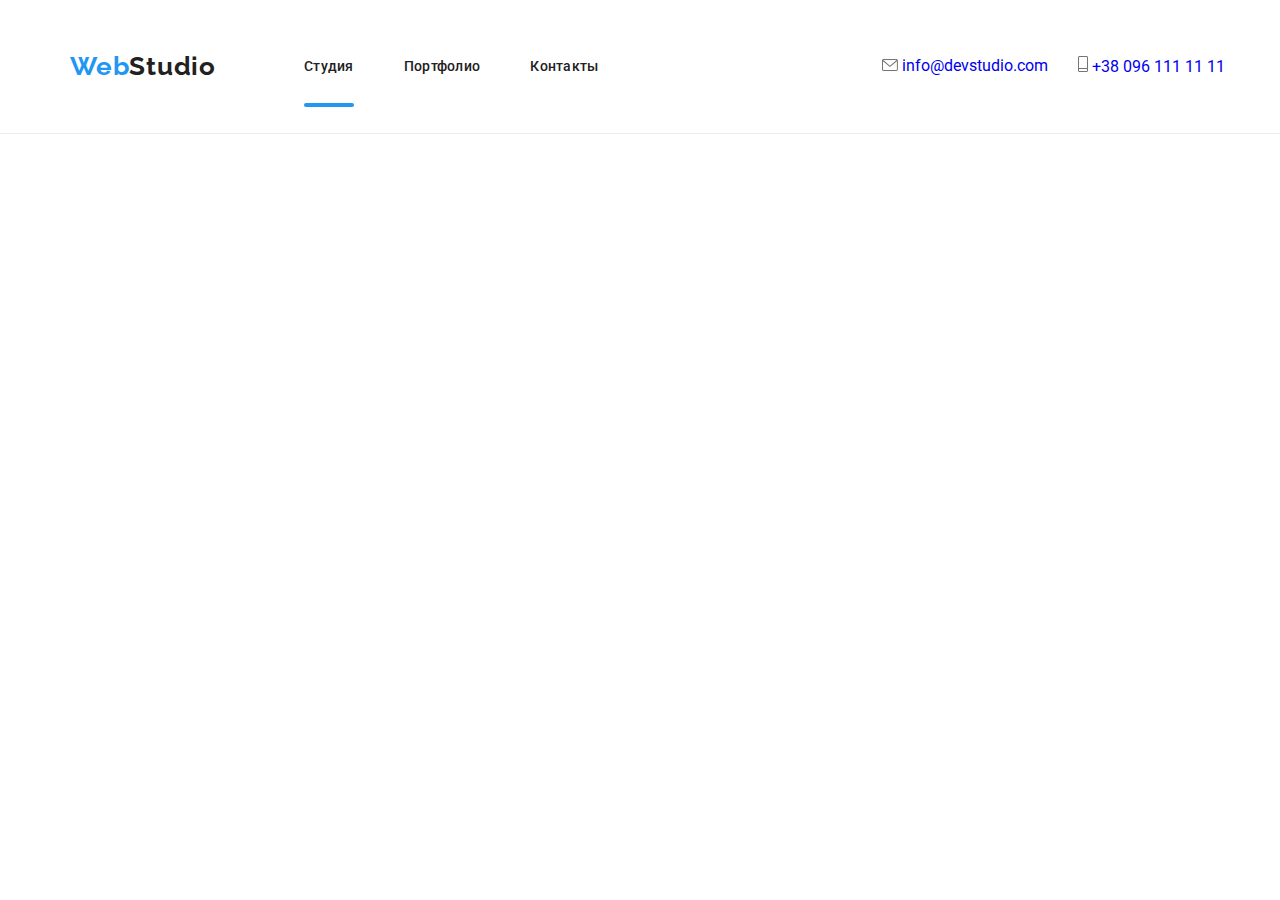
<file: index.html>
<!DOCTYPE html>
<html lang="ru">
  <head>
    <meta charset="UTF-8" />
    <meta http-equiv="X-UA-Compatible" content="IE=edge" />
    <meta name="viewport" content="width=device-width, initial-scale=1.0" />
    <title>Домашнее задание 07</title>
    <link rel="preconnect" href="https://fonts.googleapis.com" />
    <link rel="preconnect" href="https://fonts.gstatic.com" crossorigin />
    <link
      href="https://fonts.googleapis.com/css2?family=Raleway:wght@700&family=Roboto:wght@400;500;700;900&display=swap"
      rel="stylesheet"
    />
    <link rel="stylesheet" href="./css/main.min.css" />
    <link rel="stylesheet" href="./css/normalize.css" />
  </head>
  <body>
    <header class="header">
      <div class="container header__container">
        <nav class="navigation">
          <a class="logo" href=""
            >Web<span class="logo__accent">Studio</span></a
          >
          <ul class="menu">
            <li>
              <a class="menu__link link menu__link_active" href="index.html"
                >Студия</a
              >
            </li>
            <li>
              <a class="menu__link link" href="./portfolio.html">Портфолио</a>
            </li>
            <li>
              <a class="menu__link link" href="/">Контакты</a>
            </li>
          </ul>
        </nav>
        <ul class="navigation-info">
          <li class="navigation-info__item">
            <a
              class="link navigation-info__link"
              href="mailto:info@devstudio.com"
            >
              <svg class="navigation-info__icon" width="16px" height="12px">
                <use href="./images/sprite.svg#envelope"></use>
              </svg>
              info@devstudio.com
            </a>
          </li>
          <li class="navigation-info__item">
            <a class="link navigation-info__link" href="tel:+380961111111">
              <svg class="navigation-info__icon" width="10px" height="16px">
                <use href="./images/sprite.svg#phone"></use>
              </svg>
              +38 096 111 11 11
            </a>
          </li>
        </ul>
        <button type="button" class="mobile-menu-open-btn" data-menu-open>
          <svg class="mobile-menu-open-btn__icon" width="40" height="40">
            <use href="./images/sprite.svg#burger-icon"></use>
          </svg>
        </button>
      </div>
      <div class="mobile-menu" data-menu>
        <div class="container mobile-menu__container">
          <button type="button" class="mobile-menu__close-btn" data-menu-close>
            <svg class="mobile-menu__close-icon" width="40" height="40">
              <use href="./images/sprite.svg#close-icon"></use>
            </svg>
          </button>
          <ul class="mobile-menu__list">
            <li class="mobile-menu__item">
              <a class="mobile-menu__link" href="index.html">Студия</a>
            </li>
            <li class="mobile-menu__item">
              <a class="mobile-menu__link" href="./portfolio.html">Портфолио</a>
            </li>
            <li class="mobile-menu__item">
              <a class="mobile-menu__link" href="/">Контакты</a>
            </li>
          </ul>
          <ul class="mobile-menu__navigation-info">
            <li>
              <a
                class="mobile-menu_navigation-info__phone"
                href="tel:+380961111111"
                >0961111111</a
              >
            </li>
            <li>
              <a
                class="mobile-menu_navigation-info__email"
                href="mailto:info@devstudio.com"
                >info@devstudio.com</a
              >
            </li>
          </ul>
          <ul class="mobile-menu__social-list">
            <li><a class="mobile-menu__social-link" href="">Instagram</a></li>
            <li><a class="mobile-menu__social-link" href="">Twitter</a></li>
            <li><a class="mobile-menu__social-link" href="">Facebook</a></li>
            <li><a class="mobile-menu__social-link" ref="">LinkedIn</a></li>
          </ul>
        </div>
      </div>
    </header>
    <!-- <main>
      <section class="hero"> 
        <div class="container"> 
          <h1 class="hero__title">ЭФФЕКТИВНЫЕ РЕШЕНИЯ ДЛЯ ВАШЕГО БИЗНЕСА</h1> 
          <button class="hero__button" type="button" data-modal-open> 
            Заказать услугу 
          </button> 
        </div> 
      </section>
       <section class="section">
        <div class="container">
          <h2 class="section__title visually-hidden">Наши преимущества</h2>
          <ul class="features features__list">
            <li class="features__item">
              <div class="features__block">
                <svg class="features__icon">
                  <use href="./images/sprite.svg#attention_to_details"></use>
                </svg>
              </div>
              <h3 class="subtitle features__title">Внимание к деталям</h3>
              <p class="features__description">
                Идейные соображения, a также начало повседневной работы по
                формированию позиции.
              </p>
            </li>
            <li class="features__item">
              <div class="features__block">
                <svg class="features__icon">
                  <use href="./images/sprite.svg#punctuality"></use>
                </svg>
              </div>
              <h3 class="features__title">Пунктуальность</h3>
              <p class="features__description">
                Задача организации, в особенности же рамки и место обучения
                кадров влечет за собой.
              </p>
            </li>
            <li class="features__item">
              <div class="features__block">
                <svg class="features__icon">
                  <use href="./images/sprite.svg#planning"></use>
                </svg>
              </div>
              <h3 class="subtitle features__title">Планирование</h3>
              <p class="features__description">
                Равным образом консультация с широким активом в значительной
                степени обуславливает.
              </p>
            </li>
            <li class="features__item">
              <div class="features__block">
                <svg class="features__icon">
                  <use href="./images/sprite.svg#modern-technologies"></use>
                </svg>
              </div>
              <h3 class="subtitle features__title">Современные технологии</h3>
              <p class="features__description">
                Значимость этих проблем настолько очевидна, что реализация
                плановых заданий.
              </p>
            </li>
          </ul>
        </div>
      </section>
      <section class="section section__no-padding-top">
        <div class="container">
          <h2 class="section__title">Чем мы занимаемся</h2>
          <ul class="work">
            <li class="work__item">
              <img class="work__image"
                src="./images/img-desktop-web-design.jpg"
                alt="Женщина разрабатывает фотографии на компьютере"
              />
            </li>
            <li class="work__item">
              <img class="work__image"
                src="./images/img-desktop-web-development.jpg"
                alt="Мужчина, пишущий
                программу"
              />
            </li>
            <li class="work__item">
              <img class="work__image"
                src="./images/img-desktop-web-development-mobile.jpg"
                alt="Женщины смотрят на
                мобильный телефон"
              />
            </li>
          </ul>
        </div>
      </section> -->
    <!-- <section class="section section__another-background">
        <div class="container about-us-container">
          <h2 class="section__title">Наша команда</h2>
          <ul class="about-block">
            <li class="about-block__item">
              <img class="about-block__image"
                src="./images/our-staff/img-desktop-igor-demyanenko.jpg"
                alt="Мужчина на фотографии"
              />
              <div class="about-block__box">
                <h3 class="about-block__title">Игорь Демяненко</h3>
                <p class="about-block__description">Product designer</p>
                <ul class="social-list">
                  <li class="social-list__item">
                    <a href="" class="social-list__link">
                      <svg class="social-list__icon">
                        <use href="./images/sprite.svg#instagram"></use>
                      </svg>
                    </a>
                  </li>
                  <li class="social-list__item">
                    <a href="" class="social-list__link">
                      <svg class="social-list__icon">
                        <use href="./images/sprite.svg#twitter"></use>
                      </svg>
                    </a>
                  </li>
                  <li class="social-list__item">
                    <a href="" class="social-list__link">
                      <svg class="social-list__icon">
                        <use href="./images/sprite.svg#facebook"></use>
                      </svg>
                    </a>
                  </li>
                  <li class="social-list__item">
                    <a href="" class="social-list__link">
                      <svg class="social-list__icon">
                        <use href="./images/sprite.svg#linkedin"></use>
                      </svg>
                    </a>
                  </li>
                </ul>
              </div>
            </li>
            <li class="about-block__item">
              <img class="about-block__image"
                src="./images/our-staff/img-desktop-olga-repina.jpg"
                alt="Женщина на фотографии"
              />
              <div class="about-block__box">
                <h3 class="about-block__title">Ольга Репина</h3>
                <p class="about-block__description">Frontend Developer</p>
                <ul class="social-list">
                  <li class="social-list__item">
                    <a href="" class="social-list__link">
                      <svg class="social-list__icon">
                        <use href="./images/sprite.svg#instagram"></use>
                      </svg>
                    </a>
                  </li>
                  <li class="social-list__item">
                    <a href="" class="social-list__link">
                      <svg class="social-list__icon">
                        <use href="./images/sprite.svg#twitter"></use>
                      </svg>
                    </a>
                  </li>
                  <li class="social-list__item">
                    <a href="" class="social-list__link">
                      <svg class="social-list__icon">
                        <use href="./images/sprite.svg#facebook"></use>
                      </svg>
                    </a>
                  </li>
                  <li class="social-list__item">
                    <a href="" class="social-list__link">
                      <svg class="social-list__icon">
                        <use href="./images/sprite.svg#linkedin"></use>
                      </svg>
                    </a>
                  </li>
                </ul>
              </div>
            </li>
            <li class="about-block__item">
              <img class="about-block__image"
                src="./images/our-staff/img-desktop-nikolay-tarasov.jpg"
                alt="Мужчина на фотографии"
              />
              <div class="about-block__box">
                <h3 class="about-block__title">Николай Тарасов</h3>
                <p class="about-block__description">Marketing</p>
                <ul class="social-list">
                  <li class="social-list__item">
                    <a href="" class="social-list__link">
                      <svg class="social-list__icon">
                        <use href="./images/sprite.svg#instagram"></use>
                      </svg>
                    </a>
                  </li>
                  <li class="social-list__item">
                    <a href="" class="social-list__link">
                      <svg class="social-list__icon">
                        <use href="./images/sprite.svg#twitter"></use>
                      </svg>
                    </a>
                  </li>
                  <li class="social-list__item">
                    <a href="" class="social-list__link">
                      <svg class="social-list__icon">
                        <use href="./images/sprite.svg#facebook"></use>
                      </svg>
                    </a>
                  </li>
                  <li class="social-list__item">
                    <a href="" class="social-list__link">
                      <svg class="social-list__icon">
                        <use href="./images/sprite.svg#linkedin"></use>
                      </svg>
                    </a>
                  </li>
                </ul>
              </div>
            </li>
            <li class="about-block__item">
              <img class="about-block__image"
                src="./images/our-staff/img-desktop-mikhail-yermakov.jpg"
                alt="Мужчина на фотографии"
              />
              <div class="about-block__box">
                <h3 class="about-block__title">Михаил Ермаков</h3>
                <p class="about-block__description">UI Designer</p>
                <ul class="social-list">
                  <li class="social-list__item">
                    <a href="" class="social-list__link">
                      <svg class="social-list__icon">
                        <use href="./images/sprite.svg#instagram"></use>
                      </svg>
                    </a>
                  </li>
                  <li class="social-list__item">
                    <a href="" class="social-list__link">
                      <svg class="social-list__icon">
                        <use href="./images/sprite.svg#twitter"></use>
                      </svg>
                    </a>
                  </li>
                  <li class="social-list__item">
                    <a href="" class="social-list__link">
                      <svg class="social-list__icon">
                        <use href="./images/sprite.svg#facebook"></use>
                      </svg>
                    </a>
                  </li>
                  <li class="social-list__item">
                    <a href="" class="social-list__link">
                      <svg class="social-list__icon">
                        <use href="./images/sprite.svg#linkedin"></use>
                      </svg>
                    </a>
                  </li>
                </ul>
              </div>
            </li>
          </ul>
        </div>
      </section> -->
    <!-- <section class="section">
        <div class="container">
        <h2 class="section__title">Постоянные клиенты</h2>
          <ul class="client-list">
            <li class="client-list__item">
              <a href="" class="client-list__link">
                <svg class="client-list__icon">
                  <use href="./images/sprite.svg#client-ya-and-co"></use>
                </svg>
              </a>
            </li>
            <li class="client-list__item">
              <a href="" class="client-list__link">
                <svg class="client-list__icon">
                  <use
                    href="./images/sprite.svg#client-company-tagline-here"
                  ></use>
                </svg>
              </a>
            </li>
            <li class="client-list__item">
              <a href="" class="client-list__link">
                <svg class="client-list__icon">
                  <use href="./images/sprite.svg#client-company"></use>
                </svg>
              </a>
            </li>
            <li class="client-list__item">
              <a href="" class="client-list__link">
                <svg class="client-list__icon">
                  <use href="./images/sprite.svg#client-foster-peters"></use>
                </svg>
              </a>
            </li>
            <li class="client-list__item">
              <a href="" class="client-list__link">
                <svg class="client-list__icon">
                  <use href="./images/sprite.svg#client-brand"></use>
                </svg>
              </a>
            </li>
            <li class="client-list__item">
              <a href="" class="client-list__link">
                <svg class="client-list__icon">
                  <use href="./images/sprite.svg#client-company-tag-line"></use>
                </svg>
              </a>
            </li>
          </ul>
        </div>
      </section>
    </main> -->
    <!--Contact information-->
    <!-- <footer class="footer">
      <div class="container">
        <div class="footer-address">
        <a class="logo footer-logo" href=""
                    >Web<span class="footer-logo__accent">Studio</span></a
                  >
                  <address>
                    <ul class="footer-address">
                      <li class="footer-address__item">
                        <a
                          class="link"
                          href="https://goo.gl/maps/PxFiQBeU8eKm31QJ8"
                        >
                          г. Киев, пр-т Леси Украинки, 26
                        </a>
                      </li>
                      <li class="footer-address__item">
                        <a class="footer-email" href="mailto:info@example.com"
                          >info@example.com</a
                        >
                      </li>
                      <li class="footer-address__item">
                        <a class="footer-phone" href="tel:+380991111111"
                          >+38 099 111 11 11</a
                        >
                      </li>
                    </ul>
                  </address>
                  </div>
                  <div class="join">
                    <p class="join-footer">ПРИСОЕДИНЯЙТЕСЬ</p>
                    <ul class="join-list">
                      <li class="join-list__item">
                        <a href="" class="join-list__link">
                          <svg class="join-list__icon">
                            <use href="./images/sprite.svg#instagram"></use>
                          </svg>
                        </a>
                      </li>
                      <li class="join-list__item">
                        <a href="" class="join-list__link">
                          <svg class="join-list__icon">
                            <use href="./images/sprite.svg#twitter"></use>
                          </svg>
                        </a>
                      </li>
                      <li class="join-list__item">
                        <a href="" class="join-list__link">
                          <svg class="join-list__icon">
                            <use href="./images/sprite.svg#facebook"></use>
                          </svg>
                        </a>
                      </li>
                      <li class="join-list__item">
                        <a href="" class="join-list__link">
                          <svg class="join-list__icon">
                            <use href="./images/sprite.svg#linkedin"></use>
                          </svg>
                        </a>
                      </li>
                    </ul>
                  </div>
          <div class="footer-mail-form-container">
          <p class="footer-mail-form-container__suptitle">ПОДПИШИТЕСЬ НА РАССЫЛКУ</p>
              <form class="footer-mail-form">
                    <input
                      class="footer-mail-form__input"
                      placeholder="E-mail"
                      type="email"
                      required
                      name="user_email"
                      pattern="[a-z0-9._%+-]+@[a-z0-9.-]+\.[a-z]{2,}$"
                      title="xxx@xxx.xxx"
                    />
                <button type="submit" class="footer-mail-form__btn">Подписаться
                  <svg class="footer-mail-form__icon">
                    <use href="./images/sprite.svg#icon-send"></use>
                  </svg>
                </button>
              </form>
          </div>

</div> -->
    <!-- </footer>
    <div class="backdrop is-hidden" data-modal>
      <div class="modal">
        <button type="button" class="modal-close-btn" data-modal-close>
          <svg class="modal-close-btn-icon" width="18" height="18">
            <use href="./images/sprite.svg#close-icon"></use>
          </svg>
        </button>
        <form class="contact-form">
          <p class="contact-form__headline">Оставьте свои данные, мы вам перезвоним</p>
          <label class="contact-form-field">
            <span class="contact-form-field-key">Имя*</span>
            <span class="contact-form-input-wrapper">
              <input
                class="contact-form-input"
                type="text"
                required
                name="user_name"
                pattern="[a-zA-Z]*"
                title="Lukas"
              />
              <svg class="contact-form-icon" width="18px" height="18px">
                <use href="./images/sprite.svg#person-black-form"></use>
              </svg>
            </span>
          </label>
          <label class="contact-form-field">
            <span class="contact-form-field-key">Телефон*</span>
            <span class="contact-form-input-wrapper">
              <input
                class="contact-form-input"
                type="tel"
                required
                name="user_phone_number"
                pattern="[0-9]{3}-[0-9]{3}-[0-9]{2}-[0-9]{2}"
                title="xxx-xxx-xx-xx"
              />
              <svg class="contact-form-icon"  width="18px" height="18px">
                <use href="./images/sprite.svg#phone-black-form"></use>
              </svg>
            </span>
          </label>
          <label class="contact-form-field">
            <span class="contact-form-field-key">Почта*</span>
            <span class="contact-form-input-wrapper">
              <input
                class="contact-form-input"
                type="email"
                required
                name="user_email"
                pattern="[a-z0-9._%+-]+@[a-z0-9.-]+\.[a-z]{2,}$"
                title="xxx@xxx.xxx"
              />
              <svg class="contact-form-icon"  width="18px" height="18px">
                <use href="./images/sprite.svg#envelope-form"></use>
              </svg>
            </span>
          </label> -->
    <!-- <label class="contact-form-field contact-form-field-last">
            <div class="contact-form-field-key">Комментарий</div>
            <textarea
              class="contact-form-message"
              placeholder="Ваше сообщение"
              name="user_message"
            ></textarea>
          </label>
          <input
            type="checkbox"
            class="contact-form-checkbox visually-hidden"
            id="checkbox-policy"
            name="user_policy"/>
          <label for="checkbox-policy" class="contact-form-checkbox-label"
            >Соглашаюсь с рассылкой и принимаю&nbsp;<a href="" class="contract-conditions">Условия договора</a></label>
          <button type="submit" class="contact-form-btn">Отправить</button>
        </form>
      </div>
    </div>
    <script src="./js/modal.js"></script> -->
    <script src="./js/menu.js"></script>
  </body>
</html>
</file>
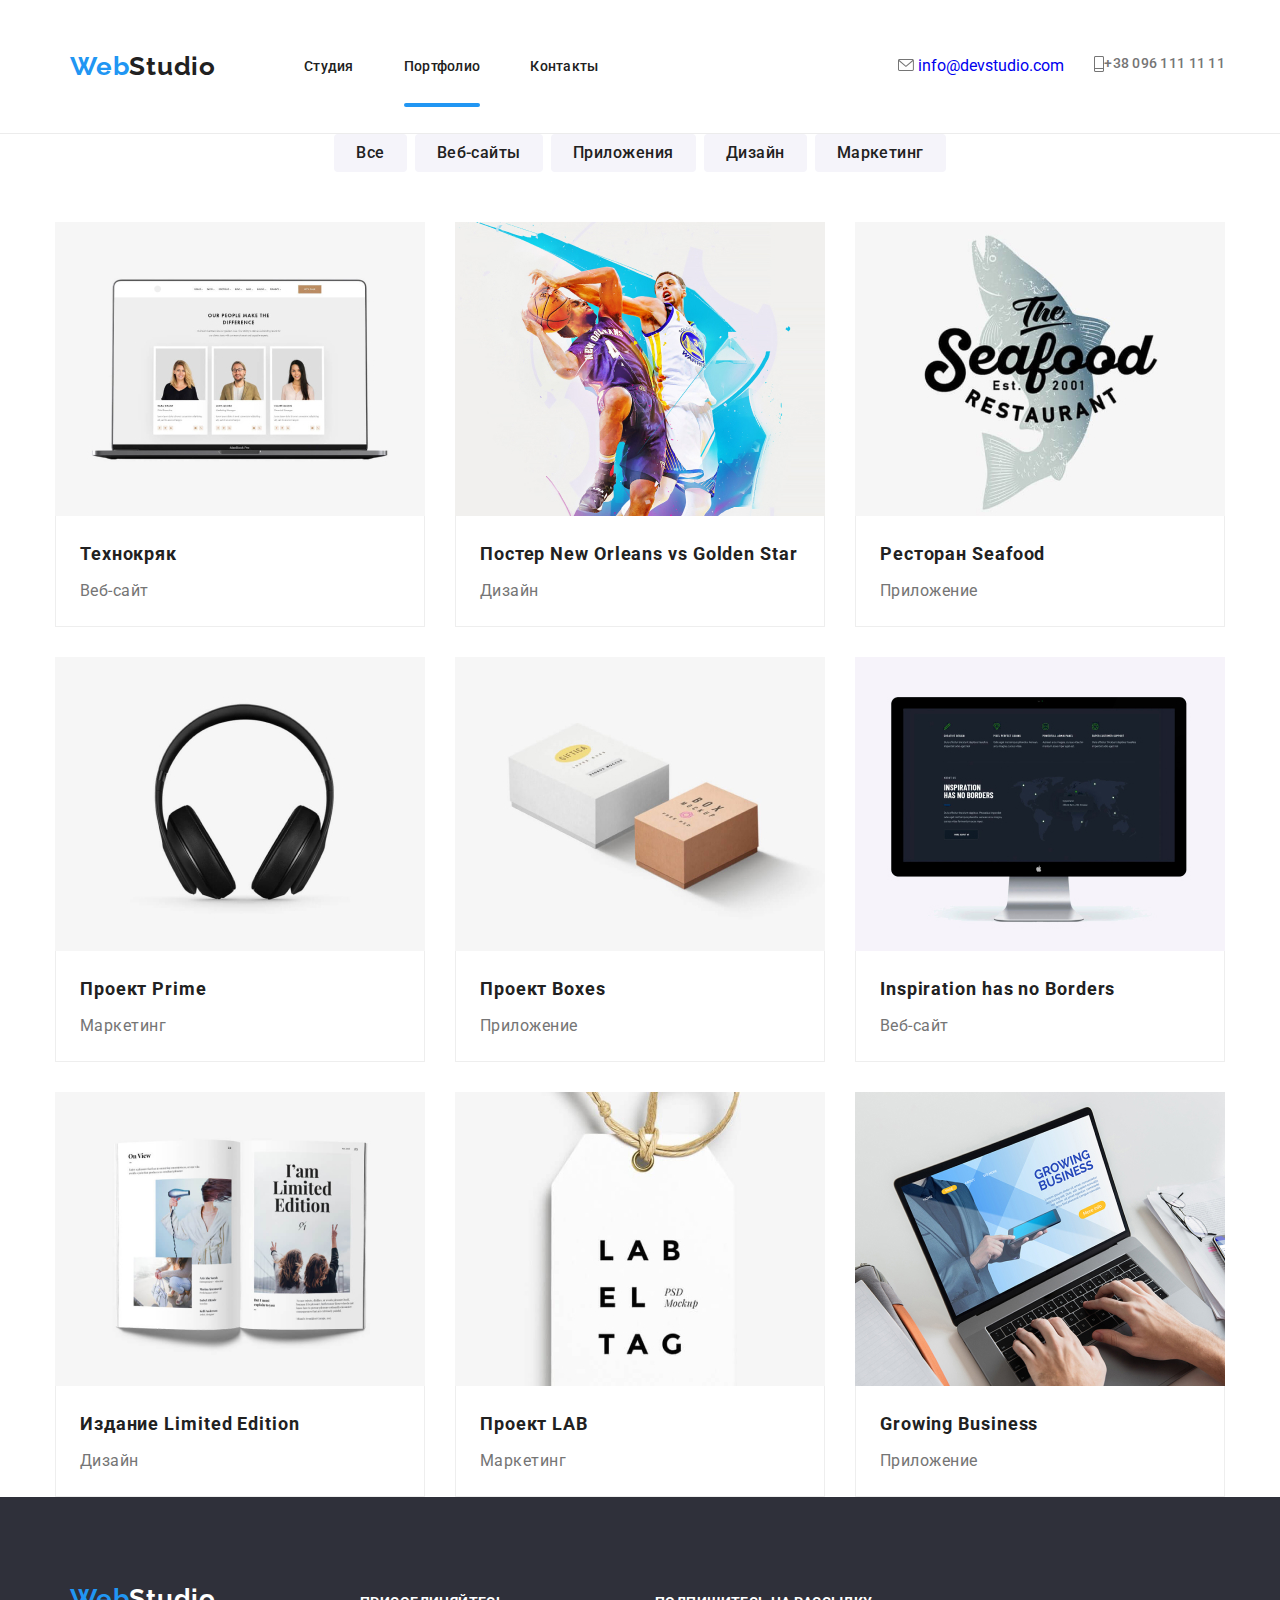
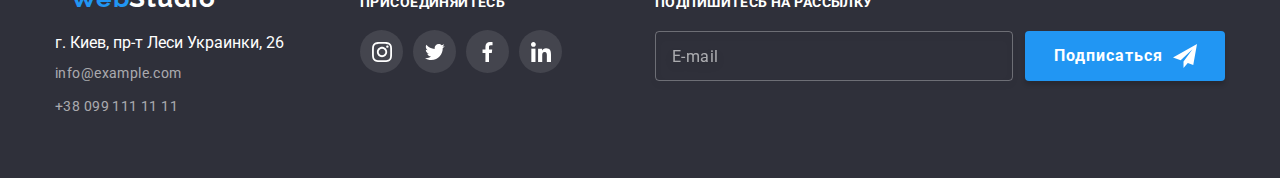
<file: portfolio.html>
<!DOCTYPE html>
<html lang="ru">
  <head>
    <meta charset="UTF-8" />
    <meta http-equiv="X-UA-Compatible" content="IE=edge" />
    <meta name="viewport" content="width=device-width, initial-scale=1.0" />
    <title>Домашнее задание 07</title>
    <link rel="preconnect" href="https://fonts.googleapis.com" />
    <link rel="preconnect" href="https://fonts.gstatic.com" crossorigin />
    <link
      href="https://fonts.googleapis.com/css2?family=Raleway:wght@700&family=Roboto:wght@400;500;700;900&display=swap"
      rel="stylesheet"
    />
    <link rel="stylesheet" href="./css/main.min.css" />
    <link rel="stylesheet" href="./css/normalize.css" />
  </head>
  <body>
    <!--  HEADER  -->
    <header class="header">
      <div class="container header__container">
        <nav class="navigation">
          <a class="logo" href=""
            >Web<span class="logo__accent">Studio</span></a
          >
          <ul class="menu">
            <li>
              <a class="menu__link link" href="index.html">Студия</a>
            </li>
            <li>
              <a
                class="menu__link link menu__link_active"
                href="./portfolio.html"
                >Портфолио</a
              >
            </li>
            <li>
              <a class="menu__link link" href="/">Контакты</a>
            </li>
          </ul>
        </nav>
        <ul class="navigation-info">
          <li class="navigation-info__item">
            <a
              class="link navigation-info__link"
              href="mailto:info@devstudio.com"
            >
              <svg class="navigation-info__icon" width="16px" height="12px">
                <use href="./images/sprite.svg#envelope"></use>
              </svg>
              info@devstudio.com
            </a>
          </li>
          <li class="navigation-info__item">
            <a
              class="phone link navigation-info__link"
              href="tel:+380961111111"
            >
              <svg class="navigation-info__icon" width="10px" height="16px">
                <use href="./images/sprite.svg#phone"></use>
              </svg>
              +38 096 111 11 11
            </a>
          </li>
        </ul>
      </div>
    </header>
    <main>
      <!--  HERO  -->
      <section class="section portfolio-button-section">
        <div class="container">
          <ul class="filter">
            <li class="portfolio-buttons__item">
              <button class="portfolio-btn" type="button">Все</button>
            </li>
            <li class="portfolio-buttons__item">
              <button class="portfolio-btn" type="button">Веб-сайты</button>
            </li>
            <li class="portfolio-buttons__item">
              <button class="portfolio-btn" type="button">Приложения</button>
            </li>
            <li class="portfolio-buttons__item">
              <button class="portfolio-btn" type="button">Дизайн</button>
            </li>
            <li class="portfolio-buttons__item">
              <button class="portfolio-btn" type="button">Маркетинг</button>
            </li>
          </ul>
          <ul class="filter-block">
            <li class="filter-block-item">
              <a href="" class="filter-block-link-wrapper">
                <div class="filter-block-img-wrapper">
                  <img
                    src="./images/portfolio/img-desktop-our-people-make-difference.jpg"
                    alt="Работники на картине"
                  />
                  <p class="filter-block-overlay">
                    Ресурс предполагает комплексные предложения с разным уровнем
                    функционала и сервисов. Все это позволит посетителю получить
                    исчерпывающие сведения о компании или частном лице.
                  </p>
                </div>
                <div class="filter-block-inner">
                  <h2 class="pic-subtitle">Технокряк</h2>
                  <p class="pic-subtitle-describtion">Веб-сайт</p>
                </div>
              </a>
            </li>
            <li class="filter-block-item">
              <a href="" class="filter-block-link-wrapper">
                <div class="filter-block-img-wrapper">
                  <img
                    src="./images/portfolio/img-desktop-basketball.jpg"
                    alt="Мужчины, играющие в
            баскетбол"
                  />
                  <p class="filter-block-overlay">
                    Ресурс предполагает комплексные предложения с разным уровнем
                    функционала и сервисов. Все это позволит посетителю получить
                    исчерпывающие сведения о компании или частном лице.
                  </p>
                </div>
                <div class="filter-block-inner">
                  <h2 class="pic-subtitle">
                    Постер New Orleans vs Golden Star
                  </h2>
                  <p class="pic-subtitle-describtion">Дизайн</p>
                </div>
              </a>
            </li>
            <li class="filter-block-item">
              <a href="" class="filter-block-link-wrapper">
                <div class="filter-block-img-wrapper">
                  <img
                    src="./images/portfolio/img-desktop-seafood.jpg"
                    alt="Логотип ресторана"
                  />
                  <p class="filter-block-overlay">
                    Ресурс предполагает комплексные предложения с разным уровнем
                    функционала и сервисов. Все это позволит посетителю получить
                    исчерпывающие сведения о компании или частном лице.
                  </p>
                </div>
                <div class="filter-block-inner">
                  <h2 class="pic-subtitle">Ресторан Seafood</h2>
                  <p class="pic-subtitle-describtion">Приложение</p>
                </div>
              </a>
            </li>
            <li class="filter-block-item">
              <a href="" class="filter-block-link-wrapper">
                <div class="filter-block-img-wrapper">
                  <img
                    src="./images/portfolio/img-desktop-headphones.jpg"
                    alt="Наушники"
                  />
                  <p class="filter-block-overlay">
                    Ресурс предполагает комплексные предложения с разным уровнем
                    функционала и сервисов. Все это позволит посетителю получить
                    исчерпывающие сведения о компании или частном лице.
                  </p>
                </div>
                <div class="filter-block-inner">
                  <h2 class="pic-subtitle">Проект Prime</h2>
                  <p class="pic-subtitle-describtion">Маркетинг</p>
                </div>
              </a>
            </li>
            <li class="filter-block-item">
              <a href="" class="filter-block-link-wrapper">
                <div class="filter-block-img-wrapper">
                  <img
                    src="./images/portfolio/img-desktop-project-boxes.jpg"
                    alt="Коробки на картинке"
                  />
                  <p class="filter-block-overlay">
                    Ресурс предполагает комплексные предложения с разным уровнем
                    функционала и сервисов. Все это позволит посетителю получить
                    исчерпывающие сведения о компании или частном лице.
                  </p>
                </div>
                <div class="filter-block-inner">
                  <h2 class="pic-subtitle">Проект Boxes</h2>
                  <p class="pic-subtitle-describtion">Приложение</p>
                </div>
              </a>
            </li>
            <li class="filter-block-item">
              <a href="" class="filter-block-link-wrapper">
                <div class="filter-block-img-wrapper">
                  <img
                    src="./images/portfolio/img-desktop-monitor.jpg"
                    alt="Монитор"
                  />
                  <p class="filter-block-overlay">
                    Ресурс предполагает комплексные предложения с разным уровнем
                    функционала и сервисов. Все это позволит посетителю получить
                    исчерпывающие сведения о компании или частном лице.
                  </p>
                </div>
                <div class="filter-block-inner">
                  <h2 class="pic-subtitle">Inspiration has no Borders</h2>
                  <p class="pic-subtitle-describtion">Веб-сайт</p>
                </div>
              </a>
            </li>
            <li class="filter-block-item">
              <a href="" class="filter-block-link-wrapper">
                <div class="filter-block-img-wrapper">
                  <img
                    src="./images/portfolio/img-desktop-limited-edition.jpg"
                    alt="Журнал на картинке"
                  />
                  <p class="filter-block-overlay">
                    Ресурс предполагает комплексные предложения с разным уровнем
                    функционала и сервисов. Все это позволит посетителю получить
                    исчерпывающие сведения о компании или частном лице.
                  </p>
                </div>
                <div class="filter-block-inner">
                  <h2 class="pic-subtitle">Издание Limited Edition</h2>
                  <p class="pic-subtitle-describtion">Дизайн</p>
                </div>
              </a>
            </li>
            <li class="filter-block-item">
              <a href="" class="filter-block-link-wrapper">
                <div class="filter-block-img-wrapper">
                  <img
                    src="./images/portfolio/img-desktop-lab.jpg"
                    alt="Логотип проекта Лаб"
                  />
                  <p class="filter-block-overlay">
                    Ресурс предполагает комплексные предложения с разным уровнем
                    функционала и сервисов. Все это позволит посетителю получить
                    исчерпывающие сведения о компании или частном лице.
                  </p>
                </div>
                <div class="filter-block-inner">
                  <h2 class="pic-subtitle">Проект LAB</h2>
                  <p class="pic-subtitle-describtion">Маркетинг</p>
                </div>
              </a>
            </li>
            <li class="filter-block-item">
              <a href="" class="filter-block-link-wrapper">
                <div class="filter-block-img-wrapper">
                  <img
                    src="./images/portfolio/img-desktop-growing-business.jpg"
                    alt="Ноутбук на картинке"
                  />
                  <p class="filter-block-overlay">
                    Ресурс предполагает комплексные предложения с разным уровнем
                    функционала и сервисов. Все это позволит посетителю получить
                    исчерпывающие сведения о компании или частном лице.
                  </p>
                </div>
                <div class="filter-block-inner">
                  <h2 class="pic-subtitle">Growing Business</h2>
                  <p class="pic-subtitle-describtion">Приложение</p>
                </div>
              </a>
            </li>
          </ul>
        </div>
      </section>
    </main>
    <!--Contact information-->
    <footer class="footer">
      <div class="container footer-container">
        <div class="footer-address">
          <a class="logo footer-logo" href=""
            >Web<span class="footer-logo__accent">Studio</span></a
          >
          <address>
            <ul class="footer-address">
              <li class="footer-address__item">
                <a
                  class="footer-address__link link"
                  href="https://goo.gl/maps/PxFiQBeU8eKm31QJ8"
                >
                  г. Киев, пр-т Леси Украинки, 26
                </a>
              </li>
              <li class="footer-address__item">
                <a
                  class="footer-address__link footer-email"
                  href="mailto:info@example.com"
                  >info@example.com</a
                >
              </li>
              <li class="footer-address__item">
                <a
                  class="footer-address__link footer-phone"
                  href="tel:+380991111111"
                  >+38 099 111 11 11</a
                >
              </li>
            </ul>
          </address>
        </div>
        <div class="join">
          <p class="join-footer">ПРИСОЕДИНЯЙТЕСЬ</p>
          <ul class="join-list">
            <li class="join-list__item">
              <a href="" class="join-list__link">
                <svg class="join-list__icon">
                  <use href="./images/sprite.svg#instagram"></use>
                </svg>
              </a>
            </li>
            <li class="join-list__item">
              <a href="" class="join-list__link">
                <svg class="join-list__icon">
                  <use href="./images/sprite.svg#twitter"></use>
                </svg>
              </a>
            </li>
            <li class="join-list__item">
              <a href="" class="join-list__link">
                <svg class="join-list__icon">
                  <use href="./images/sprite.svg#facebook"></use>
                </svg>
              </a>
            </li>
            <li class="join-list__item">
              <a href="" class="join-list__link">
                <svg class="join-list__icon">
                  <use href="./images/sprite.svg#linkedin"></use>
                </svg>
              </a>
            </li>
          </ul>
        </div>
        <div class="footer-mail-form-container">
          <p class="footer-mail-form-container__suptitle">
            ПОДПИШИТЕСЬ НА РАССЫЛКУ
          </p>
          <form class="footer-mail-form">
            <input
              class="footer-mail-form__input"
              placeholder="E-mail"
              type="email"
              required
              name="user_email"
              pattern="[a-z0-9._%+-]+@[a-z0-9.-]+\.[a-z]{2,}$"
              title="xxx@xxx.xxx"
            />
            <button type="submit" class="footer-mail-form__btn">
              Подписаться
              <svg class="footer-mail-form__icon">
                <use href="./images/sprite.svg#icon-send"></use>
              </svg>
            </button>
          </form>
        </div>
      </div>
    </footer>
  </body>
</html>
</file>
<file: css/main.min.css>
:root{--accent-color: #2196f3;--black-color: #212121;--grey-color: #757575;--white-color: #ffffff;--footer-address-color: rgba(255, 255, 255, 0.6);--transition-timing-function: cubic-bezier(0.4, 0, 0.2, 1)}.visually-hidden{position:absolute;width:1px;height:1px;margin:-1px;border:0;white-space:nowrap;clip-path:inset(100%);clip:rect(0 0 0 0);overflow:hidden}*,::before,::after{box-sizing:border-box;padding:0;margin:0}body{margin:0;padding:0;font-family:system-ui,-apple-system,"Segoe UI",Roboto,Helvetica,Arial,sans-serif,"Apple Color Emoji","Segoe UI Emoji";font-weight:400}.link{text-decoration:none}ul,link{list-style:none;padding:0;margin:0}body{font-family:"Roboto",sans-serif}ul{list-style-type:none}img{max-width:100%;height:auto;display:block}a{text-decoration:none}.container{width:100%;padding-left:15px;padding-right:15px}@media screen and (min-width: 480px){.container{width:480px;margin:0 auto}}@media screen and (min-width: 768px){.container{width:768px}}@media screen and (min-width: 1200px){.container{width:1200px}}.backdrop{position:fixed;top:0;left:0;width:100%;height:100%;background-color:rgba(0,0,0,.5);transition:opacity 250ms var(--transition-timing-function),visibility 250ms var(--transition-timing-function)}.backdrop.is-hidden{opacity:0;visibility:hidden;pointer-events:none}.logo{display:inline-block;font-family:"Raleway",sans-serif;font-style:normal;font-weight:700;font-size:26px;line-height:1.19;letter-spacing:.03em;color:#2196f3}.logo__accent{color:#212121}.footer-logo__accent{color:var(--white-color)}.hero__button{font-weight:700;font-size:16px;line-height:1.88;letter-spacing:.06em;color:var(--white-color);background-color:var(--accent-color);padding:10px 32px;cursor:pointer;border:none;border-radius:4px}.features__description{font-size:14px;line-height:1.71;letter-spacing:.03em;color:var(--grey-color)}.section__title{font-weight:700;font-size:36px;line-height:1.17;letter-spacing:.03em;color:var(--black-color);text-align:center;margin-bottom:50px}.features__title{font-weight:700;font-size:14px;line-height:1.14;letter-spacing:.03em;text-transform:uppercase;margin-bottom:10px;color:var(--black-color)}.subtitle{font-weight:700;font-size:14px;line-height:1.14;letter-spacing:.03em;text-transform:uppercase;margin-bottom:10px;color:var(--black-color)}.hero__title{font-weight:900;font-size:44px;line-height:1.36;letter-spacing:.06em;text-transform:uppercase;color:var(--white-color);max-width:696px;max-width:696px}.social-list__link{display:inline-flex;border-radius:50%;width:43px;height:43px;align-items:center;justify-content:center;transition:background-color 250ms var(--transition-timing-function)}.social-list__link:hover,.social-list__link:focus{background-color:#2196f3}.social-list__icon{fill:#afb1b8;transition:fill 250ms var(--transition-timing-function)}.social-list__link:hover .social-list__icon,.social-list__link:focus .social-list__icon{fill:#fff}.social-list__icon{width:20px;height:20px}.social-list{display:flex;justify-content:center}.social-list__item:not(:last-child){margin-right:10px}.modal{position:absolute;top:50%;left:50%;transform:translate(-50%, -50%);width:528px;height:581px;background-color:#fff;padding:40px}.modal-close-btn{position:absolute;top:8px;right:8px;display:flex;justify-content:center;align-items:center;width:30px;height:30px;padding:0;border:1px solid rgba(0,0,0,.1);border-radius:50%;background-color:rgba(0,0,0,0);cursor:pointer;transition:border-color 250ms linear}.modal-close-btn:hover{border-color:var(--accent-color)}.modal-close-btn-icon{transition:fill 250ms linear}.modal-close-btn:hover .modal-close-btn-icon{fill:var(--accent-color)}.contact-form{display:flex;flex-direction:column}.contact-form-input{width:100%;height:40px;border:1px solid rgba(33,33,33,.2);border-radius:4px;padding-left:42px;transition:border-color 250ms linear}.contact-form-input:focus{outline:none;border-color:var(--accent-color)}.contact-form-field-key{color:#757575;display:block;font-weight:400;font-size:12px;line-height:117%;margin-bottom:4px}.contact-form-input-wrapper{position:relative;display:block}.contact-form-field{margin-bottom:10px}.contact-form-field-last{margin-bottom:20px}.contact-form-icon{position:absolute;top:50%;left:12px;transform:translateY(-50%);display:block;transition:fill 250ms linear}.contact-form-input:focus+.contact-form-icon{fill:var(--accent-color)}.contact-form-message{display:block;width:100%;height:120px;border:1px solid rgba(33,33,33,.2);border-radius:4px;resize:none;padding:12px 16px;transition:border-color 250ms linear}.contact-form-message:focus{outline:none;border-color:var(--accent-color)}.contact-form-message::placeholder{color:rgba(117,117,117,.5)}.contact-form-checkbox-label::before{display:block;width:16px;height:15px;border:1px solid #212121;border-radius:4px;content:"";cursor:pointer;margin-right:7px}.contact-form-checkbox:checked+.contact-form-checkbox-label::before{background-color:var(--accent-color);border-radius:4px;background-image:url(../images/svg/icon-check.svg);border:none}.contact-form-checkbox-label{display:flex;align-items:center;color:#757575;line-height:171%;font-size:14px;letter-spacing:.03em;margin-bottom:30px}.contact-form-checkbox:focus+.contact-form-checkbox-label::before{outline:2px solid #2196f3}.contract-conditions{color:var(--accent-color);font-size:14px;line-height:171%;letter-spacing:.03em}.contact-form-btn{width:200px;align-self:center;font-weight:700;font-size:16px;line-height:1.88;letter-spacing:.06em;color:var(--white-color);background-color:var(--accent-color);padding:10px 55px;cursor:pointer;border:none;box-shadow:0px 1px 3px rgba(0,0,0,.12),0px 1px 1px rgba(0,0,0,.14),0px 2px 1px rgba(0,0,0,.2);border-radius:4px}.contact-form__headline{display:block;font-weight:700;font-size:20px;line-height:117%;margin-bottom:12px;align-self:center}.footer-mail-form{display:flex;align-items:center}.footer-mail-form__input{width:358px;height:50px;border-radius:4px;padding-left:16px;transition:border-color 250ms var(--transition-timing-function);border:1px solid rgba(255,255,255,.3);filter:drop-shadow(0px 4px 4px rgba(0, 0, 0, 0.15));margin-right:12px;background:rgba(0,0,0,0);font-weight:400;font-size:16px;line-height:20px;letter-spacing:.03em;color:rgba(255,255,255,.6)}.footer-mail-form__input::placeholder{color:rgba(255,255,255,.6)}.footer-mail-form__input:focus{outline:none;border-color:var(--accent-color)}.footer-mail-form__input-wrapper{position:relative;display:block}.footer-mail-form-field{margin-bottom:10px}.footer-mail-form__icon{fill:var(--white-color);display:block;transition:fill 250ms linear;width:24px;height:24px;margin-left:10px}.footer-mail-form__input:focus+.footer-mail-form__icon{fill:var(--accent-color)}.footer-mail-form-container__suptitle{font-weight:700;font-size:14px;line-height:114%;letter-spacing:.03em;text-transform:uppercase;color:#fff;margin-bottom:20px}.footer-mail-form__btn{display:inline-flex;align-items:center;width:200px;font-weight:700;font-size:16px;line-height:1.88;letter-spacing:.06em;color:var(--white-color);background-color:var(--accent-color);padding:10px 13px 10px 29px;border:none;box-shadow:0px 4px 4px rgba(0,0,0,.15);border-radius:4px;cursor:pointer}@media screen and (max-width: 767px){.mobile-menu{position:fixed;top:0;left:0;width:100%;height:100%;opacity:0;visibility:hidden;pointer-events:none;background-color:#fff;transition:opacity 250ms linear,visibility 250ms linear}.mobile-menu.is-open{opacity:1;visibility:visible;pointer-events:auto}.mobile-menu__close-btn{position:absolute;top:11;left:11;border:none;background-color:rgba(0,0,0,0);padding:0;line-height:0}.mobile-menu__container{position:relative;padding-top:48px;padding-bottom:48px}}@media screen and (min-width: 767px){.mobile-menu{display:none}}.logo{display:inline-block;font-family:"Raleway",sans-serif;font-style:normal;font-weight:700;font-size:26px;line-height:1.19;letter-spacing:.03em;color:#2196f3}.logo__accent{color:#212121}.header__container{display:flex;align-items:center;justify-content:space-between}@media screen and (max-width: 767px){.mobile-menu-open-btn{border:none;background-color:rgba(0,0,0,0);line-height:0}.menu{display:none}.navigation-info{display:none}.header{padding-top:16px;padding-bottom:16px}.mobile-menu-open-btn__icon{fill:#212121}.mobile-menu__list{display:flex;flex-direction:column;align-items:flex-start;padding-bottom:302px}.mobile-menu__list .mobile-menu__item:not(:last-child){padding-bottom:32px}.mobile-menu__link{font-family:"Roboto";font-style:normal;font-weight:500;font-size:40px;line-height:47px;text-align:center;letter-spacing:.02em;color:#212121;transition:color 250ms linear}.mobile-menu__link:hover,.mobile-menu__link:focus{color:#2196f3}.mobile-menu__navigation-info{display:flex;flex-direction:column}.mobile-menu_navigation-info__phone{display:block;padding-bottom:32px;font-family:"Roboto";font-style:normal;font-weight:500;font-size:34px;line-height:40px;letter-spacing:.02em;color:#2196f3}.mobile-menu_navigation-info__email{display:block;padding-bottom:64px;font-family:"Roboto";font-style:normal;font-weight:500;font-size:24px;line-height:28px;letter-spacing:.02em;color:#757575}.mobile-menu__social-list{display:flex;justify-content:space-between}.mobile-menu__social-link{font-family:"Roboto";font-style:normal;font-weight:500;font-size:18px;line-height:22px;letter-spacing:.02em;color:#2196f3}}@media screen and (min-width: 768px){.logo{margin:26px 88px 26px 15px}.mobile-menu-open-btn{display:none}.menu{display:flex}.navigation-info{display:flex}.navigation-info__icon{fill:#757575}.navigation-info__link:hover .navigation-info__icon,.navigation-info__link:focus .navigation-info__icon{fill:#2196f3}.header .container{display:flex;justify-content:space-between;align-items:center}.navigation{display:flex;align-items:center}.navigation-info{display:flex;align-items:center;column-gap:30px}.menu{display:flex;align-items:center;column-gap:50px}.menu__link{font-weight:500;font-size:14px;line-height:1.14;letter-spacing:.02em;color:var(--black-color);transition:color 250ms var(--transition-timing-function);position:relative}.menu__link.menu__link_active::after,.menu__link::after{content:"";position:absolute;left:0;bottom:-33px;display:block;border-radius:2px;width:100%;height:4px;transition:background-color 250ms var(--transition-timing-function);background-color:#2196f3}.menu__link::after{background-color:rgba(0,0,0,0)}.menu__link:hover::after{background-color:#2196f3}.menu__link:hover,.menu__link:focus{color:#2196f3}.phone:hover .navigation-info__icon,.phone:focus .navigation-info__icon{fill:#2196f3}.header{border-bottom:1px solid #ececec;padding:25px 0}.email{font-weight:500;font-size:14px;line-height:1.14;letter-spacing:.02em;display:inline-flex;align-items:center;color:var(--grey-color)}.navigation-info__link:hover,.navigation-info__link:focus{color:var(--accent-color);transition:color 250ms var(--transition-timing-function)}.phone{font-weight:500;font-size:14px;line-height:1.14;letter-spacing:.02em;color:var(--grey-color);display:inline-flex;align-items:center}.phone:hover,.phone:focus{color:var(--accent-color)}address{font-style:normal}}.footer-mail-form-container__suptitle{font-weight:700;font-size:14px;line-height:114%;letter-spacing:.03em;text-transform:uppercase;color:#fff;margin-bottom:20px}.footer-mail-form-field-key{font-weight:400;font-size:16px;line-height:125%;display:flex;align-items:center;letter-spacing:.03em;color:rgba(255,255,255,.6)}.footer-mail-form__btn{display:inline-flex;align-items:center;width:200px;font-weight:700;font-size:16px;line-height:1.88;letter-spacing:.06em;color:var(--white-color);background-color:var(--accent-color);padding:10px 13px 10px 29px;border:none;box-shadow:0px 4px 4px rgba(0,0,0,.15);border-radius:4px;cursor:pointer}.footer-mail-form-field-key{font-size:16px;line-height:125%;letter-spacing:.03em}.join-footer{margin-bottom:20px}.footer .container{display:flex;align-items:baseline}.footer{background-color:#2f303a;padding:60px 0}.footer-logo{margin-bottom:20px}.footer-address__item .link{color:var(--white-color)}.footer-email,.footer-phone{font-size:14px;line-height:1.71;letter-spacing:.03em;color:var(--footer-address-color)}.footer-address__item:not(:last-child){margin-bottom:9px}.join-footer{color:var(--white-color);font-weight:700;font-size:14px;line-height:16px;letter-spacing:.03em;text-transform:uppercase;color:#fff}.footer-address{display:block;flex-grow:1}.join-list__link{display:inline-flex;border-radius:50%;width:43px;height:43px;align-items:center;justify-content:center}.hero-container{display:flex}.hero{background-color:#2f303a;padding:200px 0;height:600px;background-image:linear-gradient(rgba(47, 48, 58, 0.4), rgba(47, 48, 58, 0.4)),url(../images/img-desktop-hero-img.jpg);background-size:cover;margin:auto}.hero .container{display:flex;flex-direction:column;align-items:center;text-align:center;position:relative}.section__another-background{background-color:#f5f4fa}.about-block{display:flex;justify-content:space-between;flex-wrap:wrap;gap:30px}.about-block__item{background-color:#fff;flex-basis:270px;box-shadow:0px 1px 3px rgba(0,0,0,.12),0px 1px 1px rgba(0,0,0,.14),0px 2px 1px rgba(0,0,0,.2);border-radius:0px 0px 4px 4px}.about-block__box{text-align:center;padding:30px 0}.filter-block-img-wrapper{position:relative;overflow:hidden}.filter-block-overlay{position:absolute;top:0;left:0;background-color:rgba(33,150,243,.9);width:100%;height:100%;font-size:18px;line-height:156%;letter-spacing:.03em;color:#fff;padding:63px 24px;overflow:auto;transform:translateY(100%);transition:transform 250ms ease-out}.filter-block-link-wrapper:hover .filter-block-overlay,.filter-block-link-wrapper:focus .filter-block-overlay{transform:translateY(0%)}.filter-block-link-wrapper:hover,.filter-block-link-wrapper:focus{box-shadow:0px 1px 1px rgba(0,0,0,.12),0px 4px 4px rgba(0,0,0,.06),1px 4px 6px rgba(0,0,0,.16)}.filter-block-link-wrapper{display:block;transition:box-shadow 250ms var(--transition-timing-function)}.filter{display:flex;justify-content:center;background-color:#fff;gap:8px;margin-bottom:50px}.filter-block{display:flex;justify-content:space-between;flex-wrap:wrap;gap:30px}.filter-block-item{flex-basis:370px}.filter-block-inner{padding:20px 24px;border:1px solid #eee;border-top:none}.pic-subtitle{font-weight:700;font-size:18px;line-height:2;letter-spacing:.05em;color:var(--black-color);margin-bottom:4px}.pic-subtitle-describtion{font-size:16px;line-height:1.88;letter-spacing:.03em;color:var(--grey-color)}.portfolio-pics .container .filter-block-inner{padding:20px 21px;border:1px solid #eee;border-top:none}.portfolio-pics{padding-bottom:94px}.join{margin-right:93px}.join-list__icon{fill:#fff}.join-list__icon{width:20px;height:20px}.join-list__link{display:inline-flex;border-radius:50%;width:43px;height:43px;align-items:center;justify-content:center;background-color:rgba(255,255,255,.1);transition:background-color 250ms var(--transition-timing-function)}.join-list__link:hover,.join-list__link:focus{background-color:#2196f3}.client-list{display:flex;justify-content:center;gap:30px;flex-wrap:wrap}.client-list__item{height:92px;width:170px}.client-list__link:hover,.client-list__link:focus{border-color:#2196f3}.client-list__icon{width:106px;height:60px;fill:#afb1b8;transition:fill 250ms var(--transition-timing-function)}.client-list__link{width:100%;height:100%;display:flex;align-items:center;justify-content:center;border-radius:4px;border:1px solid #afb1b8;transition:border 250ms var(--transition-timing-function)}.client-list__link:hover .client-list__icon,.client-list__link:focus .client-list__icon{fill:var(--accent-color)}.about-block__title{font-weight:500;font-size:16px;line-height:1.19;letter-spacing:.03em;margin-bottom:10px;color:var(--black-color)}.about-block__description{font-size:16px;line-height:1.19;letter-spacing:.03em;color:var(--grey-color);margin-bottom:16px}.join-list{display:flex;justify-content:center;gap:10px;flex-wrap:wrap}.portfolio-btn{font-weight:500;font-size:16px;line-height:1.63;letter-spacing:.03em;color:var(--black-color);cursor:pointer;border:none;padding:6px 22px;background-color:#f5f4fa;border-radius:4px;transition:color 250ms var(--transition-timing-function),background-color 250ms var(--transition-timing-function),box-shadow 250ms var(--transition-timing-function)}.portfolio-btn:hover,.portfolio-btn:focus{color:var(--white-color);background-color:var(--accent-color);box-shadow:0px 3px 1px rgba(0,0,0,.1),0px 1px 2px rgba(0,0,0,.08),0px 2px 2px rgba(0,0,0,.12)}.features__list{display:flex;gap:30px;justify-content:space-between;flex-wrap:wrap}.features__item{flex-basis:270px}.features__icon{width:70px;height:70px}.features__block{display:flex;align-items:center;justify-content:center;padding:25px 0;background-color:#f5f4fa;margin-bottom:30px}.work{display:flex;justify-content:space-between;gap:30px;flex-wrap:wrap}.work__item{flex-basis:370px;width:294px}.work{padding-top:0}/*# sourceMappingURL=main.min.css.map */
</file>
